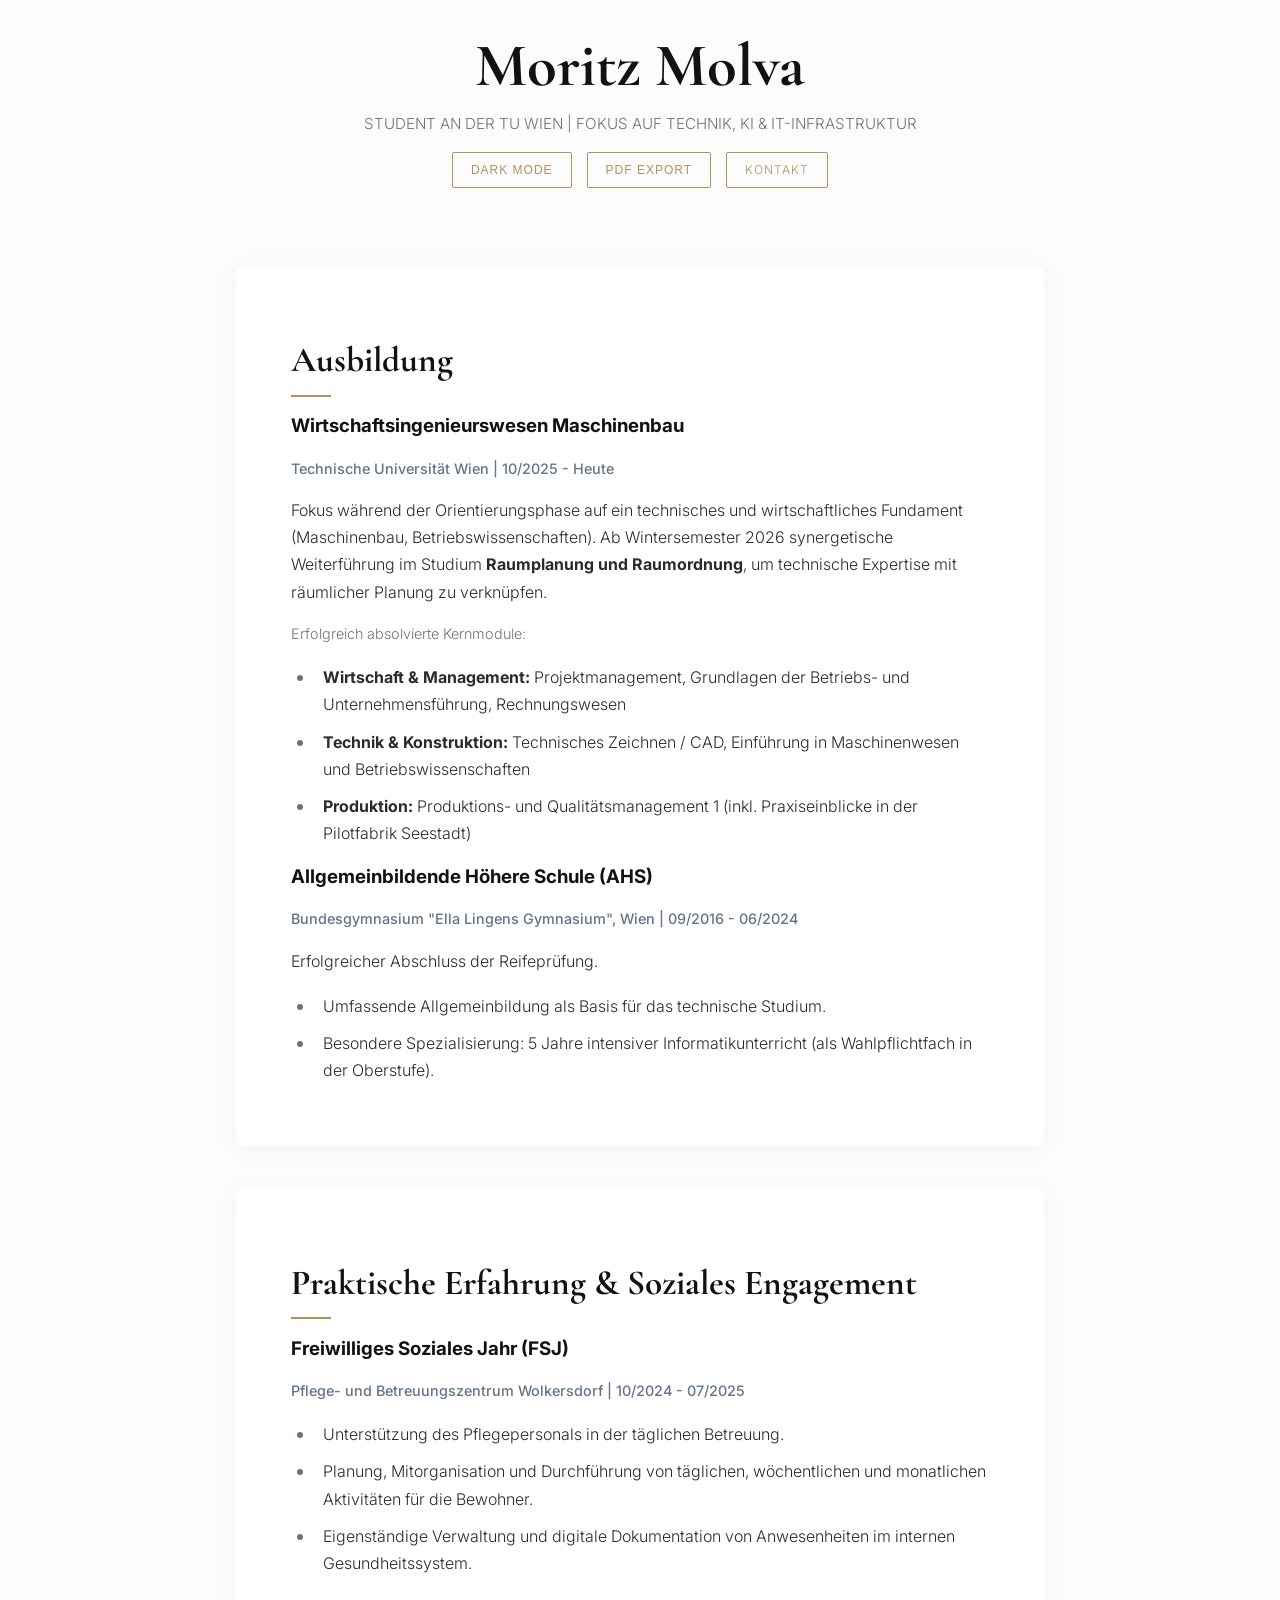
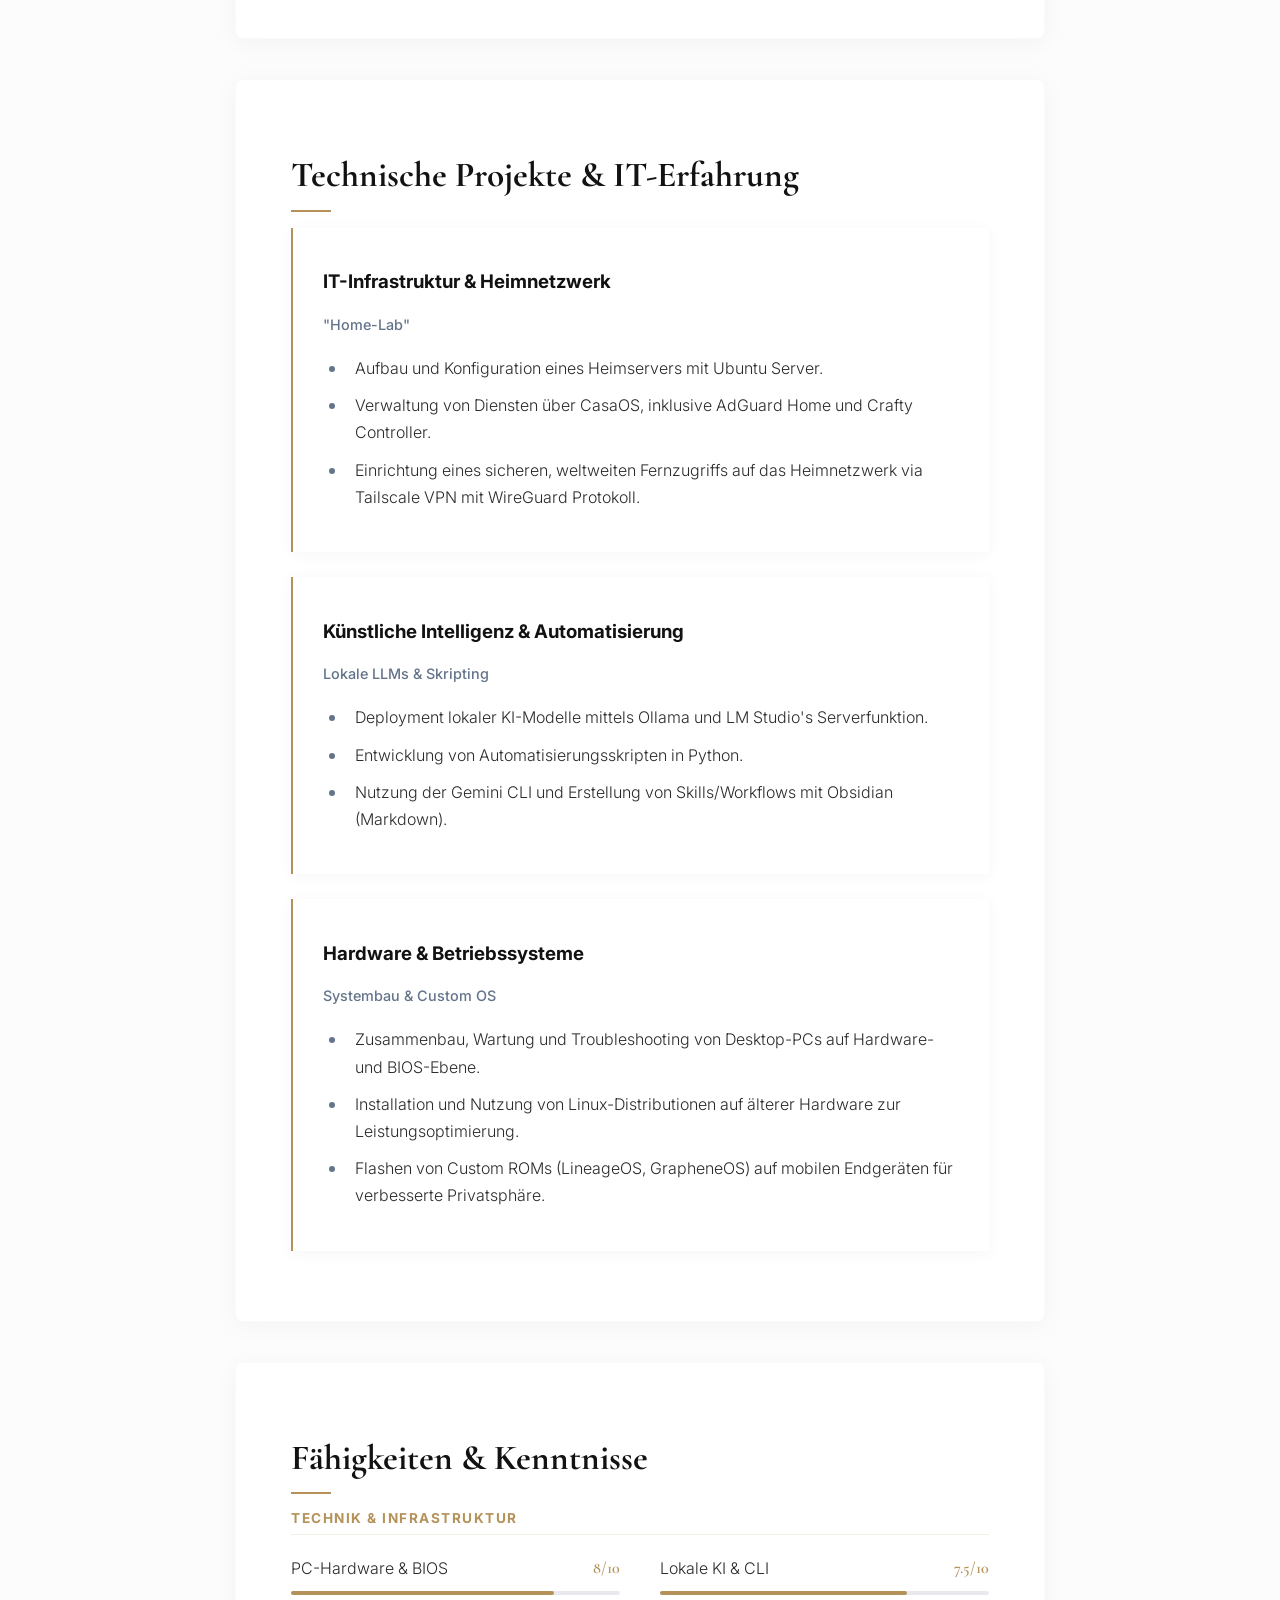
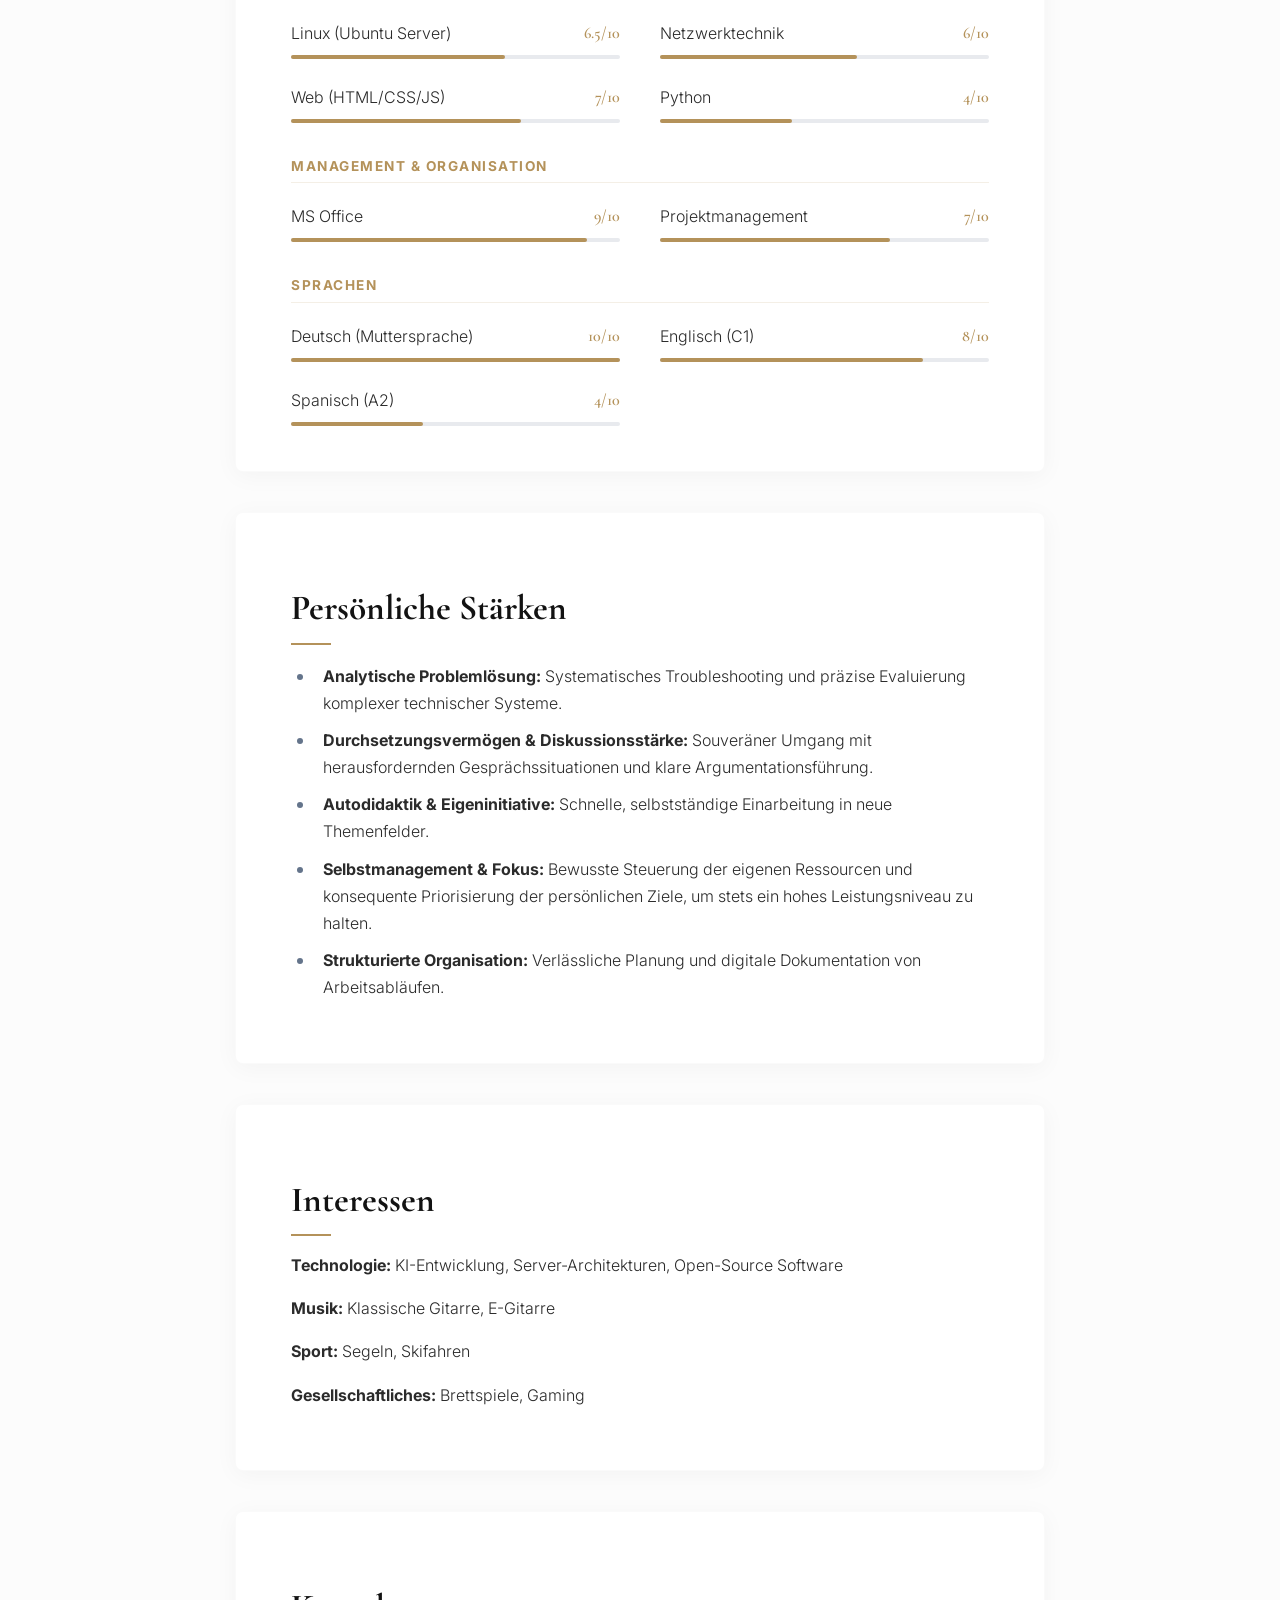
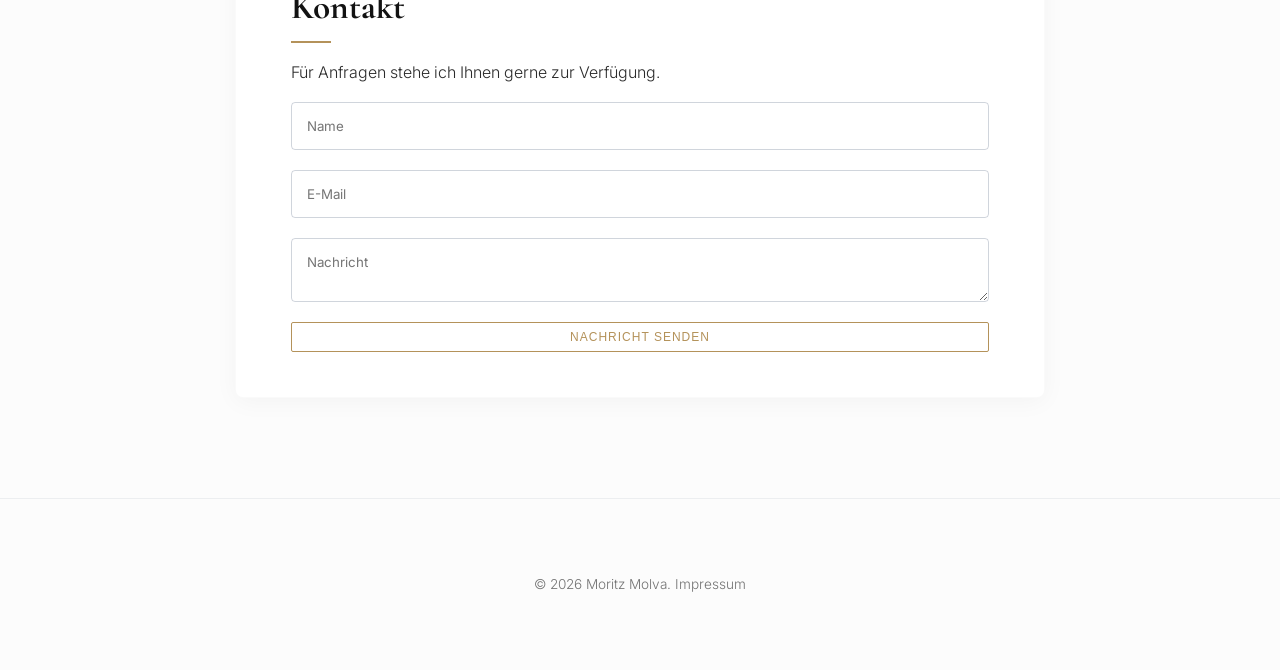
<file: index.html>
<!DOCTYPE html>
<html lang="de">
<head>
    <meta charset="UTF-8">
    <meta name="viewport" content="width=device-width, initial-scale=1.0">
    <title>Lebenslauf | Moritz Molva</title>
    <meta name="description" content="Digitaler Lebenslauf von Moritz Molva - Student an der TU Wien mit Fokus auf Technik, KI & IT-Infrastruktur.">
    
    <!-- Open Graph / Social Media -->
    <meta property="og:type" content="website">
    <meta property="og:title" content="Moritz Molva | Technischer Lebenslauf">
    <meta property="og:description" content="Student an der TU Wien | Fokus auf Technik, KI & IT-Infrastruktur.">
    
    <!-- JSON-LD Structured Data -->
    <script type="application/ld+json">
    {
      "@context": "https://schema.org",
      "@type": "Person",
      "name": "Moritz Molva",
      "jobTitle": "Student",
      "affiliation": "Technische Universität Wien",
      "description": "Fokus auf Technik, KI & IT-Infrastruktur",
      "url": "https://github.com/moritz-molva"
    }
    </script>

    <!-- Neue edle Google Fonts laden -->
    <link href="https://fonts.googleapis.com/css2?family=Cormorant+Garamond:wght@500;600;700&family=Inter:wght@300;400;500&display=swap" rel="stylesheet">
    <link rel="stylesheet" href="style.css">
</head>
<body>

    <header id="main-header" role="banner">
    <div class="header-content">
        <h1>Moritz Molva</h1>
        <p class="subtitle">STUDENT AN DER TU WIEN | FOKUS AUF TECHNIK, KI & IT-INFRASTRUKTUR</p>
    </div>
    
    <div class="theme-control">
        <button id="theme-toggle" aria-label="Farbschema umschalten">Dark Mode</button>
        <button id="pdf-export" class="nav-button">PDF Export</button>
        <a href="#kontakt" class="nav-button">Kontakt</a>
    </div>
</header>

    <main class="container">
        
        <section id="ausbildung">
            <h2>Ausbildung</h2>
            
            <div class="entry">
                <h3>Wirtschaftsingenieurswesen Maschinenbau</h3>
                <p class="meta">Technische Universität Wien | 10/2025 - Heute</p>
                <p>Fokus während der Orientierungsphase auf ein technisches und wirtschaftliches Fundament (Maschinenbau, Betriebswissenschaften). Ab Wintersemester 2026 synergetische Weiterführung im Studium <strong>Raumplanung und Raumordnung</strong>, um technische Expertise mit räumlicher Planung zu verknüpfen.</p>
                <p class="module-hint">Erfolgreich absolvierte Kernmodule:</p>
                <ul>
                    <li><strong>Wirtschaft & Management:</strong> Projektmanagement, Grundlagen der Betriebs- und Unternehmensführung, Rechnungswesen</li>
                    <li><strong>Technik & Konstruktion:</strong> Technisches Zeichnen / CAD, Einführung in Maschinenwesen und Betriebswissenschaften</li>
                    <li><strong>Produktion:</strong> Produktions- und Qualitätsmanagement 1 (inkl. Praxiseinblicke in der Pilotfabrik Seestadt)</li>
                </ul>
            </div>

            <div class="entry">
                <h3>Allgemeinbildende Höhere Schule (AHS)</h3>
                <p class="meta">Bundesgymnasium "Ella Lingens Gymnasium", Wien | 09/2016 - 06/2024</p>
                <p style="margin-bottom: 5px;">Erfolgreicher Abschluss der Reifeprüfung.</p>
                <ul>
                    <li>Umfassende Allgemeinbildung als Basis für das technische Studium.</li>
                    <li>Besondere Spezialisierung: 5 Jahre intensiver Informatikunterricht (als Wahlpflichtfach in der Oberstufe).</li>
                </ul>
            </div>
        </section>

        <section id="erfahrung">
            <h2>Praktische Erfahrung & Soziales Engagement</h2>
            
            <div class="entry">
                <h3>Freiwilliges Soziales Jahr (FSJ)</h3>
                <p class="meta">Pflege- und Betreuungszentrum Wolkersdorf | 10/2024 - 07/2025</p>
                <ul>
                    <li>Unterstützung des Pflegepersonals in der täglichen Betreuung.</li>
                    <li>Planung, Mitorganisation und Durchführung von täglichen, wöchentlichen und monatlichen Aktivitäten für die Bewohner.</li>
                    <li>Eigenständige Verwaltung und digitale Dokumentation von Anwesenheiten im internen Gesundheitssystem.</li>
                </ul>
            </div>
        </section>

        <section id="projekte">
            <h2>Technische Projekte & IT-Erfahrung</h2>
            
            <div class="entry project-box">
                <h3>IT-Infrastruktur & Heimnetzwerk</h3>
                <p class="meta">"Home-Lab"</p>
                <ul>
                    <li>Aufbau und Konfiguration eines Heimservers mit Ubuntu Server.</li>
                    <li>Verwaltung von Diensten über CasaOS, inklusive AdGuard Home und Crafty Controller.</li>
                    <li>Einrichtung eines sicheren, weltweiten Fernzugriffs auf das Heimnetzwerk via Tailscale VPN mit WireGuard Protokoll.</li>
                </ul>
            </div>

            <div class="entry project-box">
                <h3>Künstliche Intelligenz & Automatisierung</h3>
                <p class="meta">Lokale LLMs & Skripting</p>
                <ul>
                    <li>Deployment lokaler KI-Modelle mittels Ollama und LM Studio's Serverfunktion.</li>
                    <li>Entwicklung von Automatisierungsskripten in Python.</li>
                    <li>Nutzung der Gemini CLI und Erstellung von Skills/Workflows mit Obsidian (Markdown).</li>
                </ul>
            </div>

            <div class="entry project-box">
                <h3>Hardware & Betriebssysteme</h3>
                <p class="meta">Systembau & Custom OS</p>
                <ul>
                    <li>Zusammenbau, Wartung und Troubleshooting von Desktop-PCs auf Hardware- und BIOS-Ebene.</li>
                    <li>Installation und Nutzung von Linux-Distributionen auf älterer Hardware zur Leistungsoptimierung.</li>
                    <li>Flashen von Custom ROMs (LineageOS, GrapheneOS) auf mobilen Endgeräten für verbesserte Privatsphäre.</li>
                </ul>
            </div>
        </section>

        <section id="kenntnisse">
            <h2>Fähigkeiten & Kenntnisse</h2>
            
            <!-- Kategorie 1: Technik & IT -->
            <div class="skill-category">
                <h3>Technik & Infrastruktur</h3>
                <div class="skill-grid">
                    <div class="skill-item">
                        <div class="skill-info">
                            <span class="skill-name">PC-Hardware & BIOS</span>
                            <span class="skill-value">8/10</span>
                        </div>
                        <div class="skill-bar" role="progressbar" aria-valuenow="80" aria-valuemin="0" aria-valuemax="100" aria-label="Kenntnisse in PC-Hardware & BIOS: 8 von 10"><div class="skill-level" style="width: 80%;"></div></div>
                    </div>
                    <div class="skill-item">
                        <div class="skill-info">
                            <span class="skill-name">Lokale KI & CLI</span>
                            <span class="skill-value">7.5/10</span>
                        </div>
                        <div class="skill-bar" role="progressbar" aria-valuenow="75" aria-valuemin="0" aria-valuemax="100" aria-label="Kenntnisse in Lokale KI & CLI: 7.5 von 10"><div class="skill-level" style="width: 75%;"></div></div>
                    </div>
                    <div class="skill-item">
                        <div class="skill-info">
                            <span class="skill-name">Linux (Ubuntu Server)</span>
                            <span class="skill-value">6.5/10</span>
                        </div>
                        <div class="skill-bar" role="progressbar" aria-valuenow="65" aria-valuemin="0" aria-valuemax="100" aria-label="Kenntnisse in Linux (Ubuntu Server): 6.5 von 10"><div class="skill-level" style="width: 65%;"></div></div>
                    </div>
                    <div class="skill-item">
                        <div class="skill-info">
                            <span class="skill-name">Netzwerktechnik</span>
                            <span class="skill-value">6/10</span>
                        </div>
                        <div class="skill-bar" role="progressbar" aria-valuenow="60" aria-valuemin="0" aria-valuemax="100" aria-label="Kenntnisse in Netzwerktechnik: 6 von 10"><div class="skill-level" style="width: 60%;"></div></div>
                    </div>
                    <div class="skill-item">
                        <div class="skill-info">
                            <span class="skill-name">Web (HTML/CSS/JS)</span>
                            <span class="skill-value">7/10</span>
                        </div>
                        <div class="skill-bar" role="progressbar" aria-valuenow="70" aria-valuemin="0" aria-valuemax="100" aria-label="Kenntnisse in Web (HTML/CSS/JS): 7 von 10"><div class="skill-level" style="width: 70%;"></div></div>
                    </div>
                    <div class="skill-item">
                        <div class="skill-info">
                            <span class="skill-name">Python</span>
                            <span class="skill-value">4/10</span>
                        </div>
                        <div class="skill-bar" role="progressbar" aria-valuenow="40" aria-valuemin="0" aria-valuemax="100" aria-label="Kenntnisse in Python: 4 von 10"><div class="skill-level" style="width: 40%;"></div></div>
                    </div>
                </div>
            </div>

            <!-- Kategorie 2: Organisation -->
            <div class="skill-category">
                <h3>Management & Organisation</h3>
                <div class="skill-grid">
                    <div class="skill-item">
                        <div class="skill-info">
                            <span class="skill-name">MS Office</span>
                            <span class="skill-value">9/10</span>
                        </div>
                        <div class="skill-bar" role="progressbar" aria-valuenow="90" aria-valuemin="0" aria-valuemax="100" aria-label="Kenntnisse in MS Office: 9 von 10"><div class="skill-level" style="width: 90%;"></div></div>
                    </div>
                    <div class="skill-item">
                        <div class="skill-info">
                            <span class="skill-name">Projektmanagement</span>
                            <span class="skill-value">7/10</span>
                        </div>
                        <div class="skill-bar" role="progressbar" aria-valuenow="70" aria-valuemin="0" aria-valuemax="100" aria-label="Kenntnisse in Projektmanagement: 7 von 10"><div class="skill-level" style="width: 70%;"></div></div>
                    </div>
                </div>
            </div>

            <!-- Kategorie 3: Sprachen -->
            <div class="skill-category no-margin-bottom">
                <h3>Sprachen</h3>
                <div class="skill-grid">
                    <div class="skill-item">
                        <div class="skill-info">
                            <span class="skill-name">Deutsch (Muttersprache)</span>
                            <span class="skill-value">10/10</span>
                        </div>
                        <div class="skill-bar" role="progressbar" aria-valuenow="100" aria-valuemin="0" aria-valuemax="100" aria-label="Kenntnisse in Deutsch: 10 von 10"><div class="skill-level" style="width: 100%;"></div></div>
                    </div>
                    <div class="skill-item">
                        <div class="skill-info">
                            <span class="skill-name">Englisch (C1)</span>
                            <span class="skill-value">8/10</span>
                        </div>
                        <div class="skill-bar" role="progressbar" aria-valuenow="80" aria-valuemin="0" aria-valuemax="100" aria-label="Kenntnisse in Englisch: 8 von 10"><div class="skill-level" style="width: 80%;"></div></div>
                    </div>
                    <div class="skill-item">
                        <div class="skill-info">
                            <span class="skill-name">Spanisch (A2)</span>
                            <span class="skill-value">4/10</span>
                        </div>
                        <div class="skill-bar" role="progressbar" aria-valuenow="40" aria-valuemin="0" aria-valuemax="100" aria-label="Kenntnisse in Spanisch: 4 von 10"><div class="skill-level" style="width: 40%;"></div></div>
                    </div>
                </div>
            </div>
        </section>

        <div class="print-sidebar">
            <section id="soft-skills">
                <h2>Persönliche Stärken</h2>
                <div class="entry">
                    <ul>
                        <li><strong>Analytische Problemlösung:</strong> Systematisches Troubleshooting und präzise Evaluierung komplexer technischer Systeme.</li>
                        <li><strong>Durchsetzungsvermögen & Diskussionsstärke:</strong> Souveräner Umgang mit herausfordernden Gesprächssituationen und klare Argumentationsführung.</li>
                        <li><strong>Autodidaktik & Eigeninitiative:</strong> Schnelle, selbstständige Einarbeitung in neue Themenfelder.</li>
                        <li><strong>Selbstmanagement & Fokus:</strong> Bewusste Steuerung der eigenen Ressourcen und konsequente Priorisierung der persönlichen Ziele, um stets ein hohes Leistungsniveau zu halten.</li>
                        <li><strong>Strukturierte Organisation:</strong> Verlässliche Planung und digitale Dokumentation von Arbeitsabläufen.</li>
                    </ul>
                </div>
            </section>

            <section id="interessen">
                <h2>Interessen</h2>
                <p><strong>Technologie:</strong> KI-Entwicklung, Server-Architekturen, Open-Source Software</p>
                <p><strong>Musik:</strong> Klassische Gitarre, E-Gitarre</p>
                <p><strong>Sport:</strong> Segeln, Skifahren</p>
                <p><strong>Gesellschaftliches:</strong> Brettspiele, Gaming</p>
            </section>
        </div>

        <section id="kontakt">
            <h2 id="kontakt-title">Kontakt</h2>
            <p>Für Anfragen stehe ich Ihnen gerne zur Verfügung.</p>
            
            <form id="contact-form" action="https://formspree.io/f/mbdedyww" method="POST" class="contact-form" aria-labelledby="kontakt-title">
                <div class="form-group">
                    <label for="name" class="sr-only">Ihr Name</label>
                    <input type="text" id="name" name="name" placeholder="Name" required aria-required="true">
                </div>
                
                <div class="form-group">
                    <label for="email" class="sr-only">Ihre E-Mail-Adresse</label>
                    <input type="email" id="email" name="email" placeholder="E-Mail" required aria-required="true">
                </div>
                
                <div class="form-group">
                    <label for="message" class="sr-only">Ihre Nachricht</label>
                    <textarea id="message" name="message" placeholder="Nachricht" required aria-required="true"></textarea>
                </div>
                
                <button type="submit" class="nav-button" style="width: 100%;">Nachricht senden</button>
                <div id="form-status" class="form-status" aria-live="polite"></div>
            </form>
        </section>

    </main>

    <footer>
        <p>&copy; 2026 Moritz Molva. <a href="impressum.html" class="footer-link">Impressum</a></p>
    </footer>

    <script src="script.js"></script>
</body>
</html>
</file>
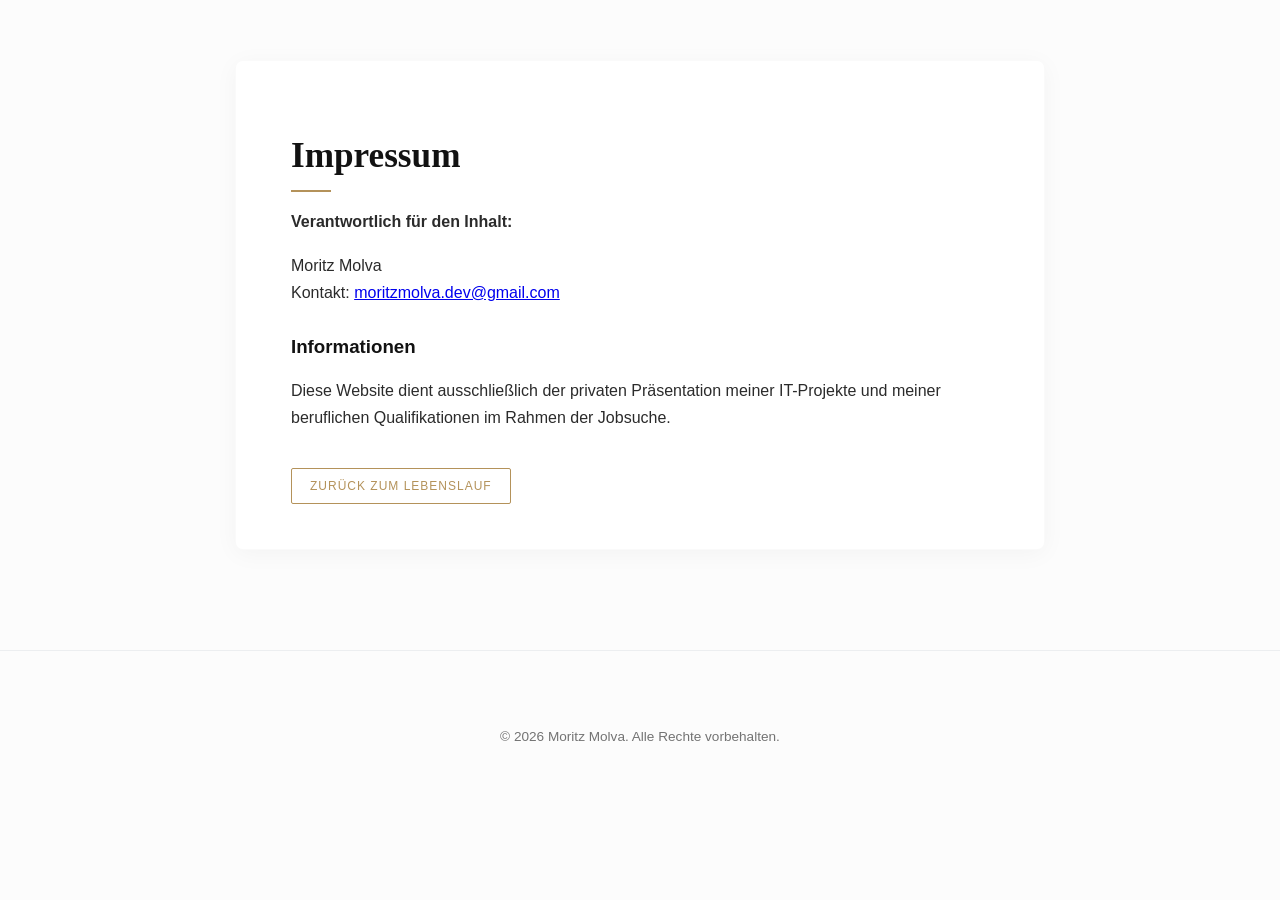
<file: impressum.html>
<!DOCTYPE html>
<html lang="de">
<head>
    <meta charset="UTF-8">
    <meta name="viewport" content="width=device-width, initial-scale=1.0">
    <title>Impressum | Moritz Molva</title>
    <link rel="stylesheet" href="style.css">
</head>
<body>
    <main class="container">
        <section aria-labelledby="impressum-heading">
            <h2 id="impressum-heading">Impressum</h2>
            <p><strong>Verantwortlich für den Inhalt:</strong></p>
            <address style="font-style: normal; margin-bottom: 20px;">
                Moritz Molva<br>
                Kontakt: <a href="mailto:moritzmolva.dev@gmail.com">moritzmolva.dev@gmail.com</a>
            </address>
            
            <h3 class="impressum-info-title">Informationen</h3>
            <p>Diese Website dient ausschließlich der privaten Präsentation meiner IT-Projekte und meiner beruflichen Qualifikationen im Rahmen der Jobsuche.</p>
            
            <a href="index.html" class="nav-button impressum-back-link">Zurück zum Lebenslauf</a>
        </section>
    </main>

    <footer>
        <p>&copy; 2026 Moritz Molva. Alle Rechte vorbehalten.</p>
    </footer>
</body>
</html>
</file>
<file: style.css>
/* 
   ==========================================================================
   PROJEKT: Portfolio Moritz Molva
   STRUKTUR: Modernes Refactoring (Point 1 Compliance)
   ========================================================================== */

:root {
    /* Colors - Light Mode */
    --bg-color: #fcfcfc;
    --surface-color: #ffffff;
    --text-main: #2b2b2b;
    --text-muted: #737373;
    --accent-color: #b4925a;
    --accent-secondary: #64748b; /* Edles Slate Blue für mehr Tiefe */
    --dark: #121212;
    --shadow-subtle: rgba(0, 0, 0, 0.04);
    --shadow-medium: rgba(0, 0, 0, 0.07);
    
    /* Layout */
    --container-width: 850px;
    --border-radius: 8px;
    --transition-speed: 0.3s;
    --header-transition: 0.4s cubic-bezier(0.4, 0, 0.2, 1);
}

[data-theme='dark'],
.dark-mode {
    --bg-color: #121212;
    --surface-color: #1e1e1e;
    --text-main: #e0e0e0;
    --text-muted: #a0a0a0;
    --accent-color: #d4af37;
    --accent-secondary: #94a3b8;
    --dark: #ffffff;
    --shadow-subtle: rgba(0, 0, 0, 0.2);
    --shadow-medium: rgba(0, 0, 0, 0.3);
}

/* Base Styles */
html {
    scroll-behavior: smooth;
    box-sizing: border-box;
}

*, *::before, *::after {
    box-sizing: inherit;
}

body {
    font-family: 'Inter', -apple-system, BlinkMacSystemFont, sans-serif;
    font-weight: 300;
    line-height: 1.7;
    margin: 0;
    padding: 0;
    background-color: var(--bg-color);
    color: var(--text-main);
    transition: background-color var(--transition-speed), color var(--transition-speed);
    overflow-x: hidden;
    -webkit-font-smoothing: antialiased;
}

/* Typography Refresh */
h1, h2, h3 {
    color: var(--dark);
    line-height: 1.2;
}

.meta {
    color: var(--accent-secondary); 
    font-weight: 500;
    font-size: 0.9rem;
    margin-bottom: 10px;
}

ul {
    list-style-type: disc;
    padding-left: 1.5rem;
    margin-bottom: 1rem;
}

ul li {
    padding-left: 0.5rem;
    margin-bottom: 8px;
}

ul li::marker {
    color: var(--accent-secondary);
    font-size: 1.1em;
}

h1 { font-family: 'Cormorant Garamond', serif; }
h2 { font-family: 'Cormorant Garamond', serif; font-size: 2.2rem; margin-bottom: 1rem; position: relative; padding-bottom: 15px; }

h2::after {
    content: '';
    position: absolute;
    left: 0;
    bottom: 0;
    width: 40px;
    height: 2px;
    background-color: var(--accent-color);
}

/* Layout Components */
.container {
    max-width: var(--container-width);
    width: 100%;
    margin: 0 auto;
    padding: 20px;
    overflow-wrap: break-word;
}

section {
    background: var(--surface-color);
    margin: 40px 0;
    padding: 45px 55px;
    border-radius: var(--border-radius);
    box-shadow: 0 4px 25px var(--shadow-subtle);
    border: 1px solid rgba(0, 0, 0, 0.02);
}

/* Header Logic */
#main-header {
    position: sticky;
    top: 0;
    background-color: var(--bg-color);
    padding: 30px 40px 15px 40px;
    text-align: center;
    z-index: 1000;
    transition: padding var(--header-transition), background-color var(--transition-speed);
    border-bottom: 1px solid transparent;
    will-change: padding;
}

#main-header.scrolled {
    padding: 12px 40px;
    border-bottom: 1px solid rgba(180, 146, 90, 0.3);
    box-shadow: 0 4px 20px rgba(0, 0, 0, 0.05);
}

#main-header h1 {
    font-size: clamp(2rem, 8vw, 3.8rem); /* Fluid Typography */
    margin: 0;
    transition: font-size var(--header-transition);
}

#main-header.scrolled h1 {
    font-size: 2.2rem;
}

.subtitle {
    font-size: 0.95rem;
    text-transform: uppercase;
    color: var(--text-muted);
    margin: 8px 0 0 0;
    transition: opacity 0.3s, transform 0.3s, max-height 0.4s;
    max-height: 50px;
    overflow: hidden;
}

#main-header.scrolled .subtitle {
    opacity: 0;
    transform: translateY(-5px);
    max-height: 0;
    margin: 0;
}

/* UI Elements */
.theme-control {
    margin-top: 15px;
    display: flex;
    justify-content: center;
    gap: 15px;
}

.nav-button, #theme-toggle {
    background: transparent;
    border: 1px solid var(--accent-color);
    color: var(--accent-color);
    padding: 7px 18px;
    font-size: 0.75rem;
    text-transform: uppercase;
    letter-spacing: 1px;
    cursor: pointer;
    text-decoration: none;
    transition: all 0.3s ease;
    border-radius: 2px;
}

.nav-button:hover, #theme-toggle:hover {
    background: var(--accent-color);
    color: var(--surface-color);
    box-shadow: 0 4px 12px rgba(180, 146, 90, 0.2);
}

/* Project Boxes */
.project-box {
    border-left: 2px solid var(--accent-color);
    padding: 25px 30px;
    margin-bottom: 25px;
    background: var(--surface-color);
    box-shadow: 0 2px 15px var(--shadow-subtle);
    transition: transform 0.3s, box-shadow 0.3s;
}

.project-box:hover {
    transform: translateY(-3px);
    box-shadow: 0 8px 25px var(--shadow-medium);
}

/* Skills */
.skill-category { margin-bottom: 35px; }
.skill-category h3 {
    font-size: 0.85rem;
    color: var(--accent-color);
    text-transform: uppercase;
    letter-spacing: 1.5px;
    border-bottom: 1px solid rgba(180, 146, 90, 0.15);
    padding-bottom: 8px;
    margin-bottom: 20px;
}

/* Helper Classes */
.module-hint {
    margin-top: 15px;
    margin-bottom: 5px;
    font-size: 0.9rem;
    color: var(--text-muted);
}

.no-margin-bottom {
    margin-bottom: 0 !important;
}

.footer-link {
    color: var(--text-muted) !important;
    text-decoration: none;
}

.impressum-info-title {
    margin-top: 30px;
}

.impressum-back-link {
    margin-top: 20px;
    display: inline-block;
}

.skill-grid {
    display: grid;
    grid-template-columns: repeat(auto-fit, minmax(300px, 1fr));
    gap: 25px 40px;
}

.skill-info { display: flex; justify-content: space-between; margin-bottom: 8px; }
.skill-value { color: var(--accent-color); font-family: 'Cormorant Garamond', serif; font-weight: 600; }
.skill-bar { height: 4px; background: rgba(100, 116, 139, 0.15); border-radius: 2px; }
.skill-level { height: 100%; background: var(--accent-color); border-radius: 2px; }

/* Footer */
footer {
    text-align: center;
    padding: 60px 20px;
    color: var(--text-muted);
    font-size: 0.85rem;
    border-top: 1px solid rgba(100, 116, 139, 0.1);
    margin-top: 40px;
}

footer a {
    transition: color 0.3s;
}

footer a:hover {
    color: var(--accent-color) !important;
}

/* Accessibility & Focus States */
.sr-only {
    position: absolute;
    width: 1px;
    height: 1px;
    padding: 0;
    margin: -1px;
    overflow: hidden;
    clip: rect(0, 0, 0, 0);
    white-space: nowrap;
    border: 0;
}

:focus-visible { 
    outline: 2px solid var(--accent-color); 
    outline-offset: 4px; 
}

/* Contact Form Styling Update */
.form-group {
    width: 100%;
    margin-bottom: 5px; /* Minimaler Abstand zwischen den Feldern */
}

.contact-form { 
    display: flex; 
    flex-direction: column; 
    gap: 15px; 
    max-width: 100%; 
    margin: 0;
}

.contact-form input, 
.contact-form textarea {
    width: 100%;
    padding: 15px;
    border: 1px solid rgba(100, 116, 139, 0.3);
    background: transparent;
    color: var(--text-main);
    font-family: inherit;
    transition: all 0.3s;
    border-radius: 4px;
    display: block; /* Verhindert Inline-Lücken */
}

.contact-form input:focus, 
.contact-form textarea:focus {
    outline: none;
    border-color: var(--accent-color);
    background: rgba(180, 146, 90, 0.03);
}

@media print {
    /* RESET & VISIBILITY & COLOR OVERRIDE */
    * { 
        -webkit-print-color-adjust: exact !important; 
        print-color-adjust: exact !important; 
    }

    /* Browser Header/Footer (URL, Seitenzahl) komplett unterdrücken */
    @page {
        margin: 0 !important;
    }

    /* WICHTIG: Farben gezielt für den Druck reaktivieren */
    :root, [data-theme='dark'], .dark-mode {
        --bg-color: #ffffff !important;
        --surface-color: #ffffff !important;
        --text-main: #2b2b2b !important;
        --text-muted: #666666 !important;
        --accent-color: #b4925a !important; /* Gold Akzent */
        --accent-secondary: #64748b !important; /* Slate Blue */
        --dark: #000000 !important;
    }
    
    body { 
        background: white !important; 
        color: var(--text-main) !important; 
        font-size: 10pt; 
        line-height: 1.45;
        margin: 0 !important;
        padding: 2cm 1.5cm !important; /* Mehr Platz für ein luftigeres Layout */
    }

    /* WICHTIG: Alle Scroll-Reveal Elemente sofort einblenden */
    .reveal {
        opacity: 1 !important;
        transform: none !important;
    }

    /* UI-ELEMENTE ENTFERNEN */
    .theme-control, footer, #kontakt, #pdf-export, .nav-button, #contact-form { 
        display: none !important; 
    }

    /* KLASSISCHER LEBENSLAUF-HEADER */
    #main-header { 
        position: static; 
        padding: 0 0 8px 0; 
        border-bottom: 2px solid var(--accent-color) !important;
        margin-bottom: 25px; /* Mehr Platz nach dem Namen */
        text-align: left;
        display: flex;
        flex-direction: column;
        align-items: flex-start;
    }
    
    #main-header h1 { 
        font-size: 22pt !important; 
        color: var(--dark) !important;
        margin: 0;
    }

    #main-header .subtitle {
        opacity: 1 !important;
        max-height: none !important;
        margin-top: 2px !important;
        font-size: 8.5pt !important;
        color: var(--text-muted) !important;
        font-weight: 600;
    }

    /* Kontakt-Info oben einfügen (Simuliert) */
    #main-header::after {
        content: 'E-Mail: moritzmolva.dev@gmail.com | Wien, Österreich';
        display: block;
        margin-top: 3px;
        font-size: 8.5pt;
        color: var(--text-muted);
    }

    /* ZWEI-SPALTEN LAYOUT FÜR DEN UNTEREN BEREICH */
    .container { 
        max-width: 100%; 
        padding: 0; 
        margin: 0;
    }

    /* Fähigkeiten, Stärken und Interessen kompakter gruppieren */
    #kenntnisse, #soft-skills, #interessen {
        page-break-inside: avoid;
    }

    /* Wir nutzen CSS Grid für den unteren Teil im Druck */
    @supports (display: grid) {
        main.container {
            display: grid;
            grid-template-columns: 1fr 1fr;
            gap: 0 40px;
        }

        #ausbildung, #erfahrung, #projekte {
            grid-column: 1 / -1; 
        }

        #kenntnisse {
            grid-column: 1 / 2; 
        }

        .print-sidebar {
            grid-column: 2 / 3; 
            display: flex;
            flex-direction: column;
        }

        #soft-skills, #interessen {
            width: 100%;
        }
    }

    /* SEKTIONEN ALS KLASSISCHE BLÖCKE */
    section { 
        background: transparent !important;
        box-shadow: none !important; 
        border: none !important; 
        padding: 0 !important;
        margin: 0 0 20px 0 !important; /* Mehr Atemraum zwischen den Blöcken */
    }
    
    h2 { 
        font-size: 12pt !important; 
        color: var(--dark) !important;
        border-bottom: 1.5px solid var(--accent-color) !important; 
        margin: 0 0 10px 0 !important;
        padding-bottom: 3px !important;
        text-transform: uppercase;
        letter-spacing: 1px;
    }

    h2::after { display: none; }

    h3 { 
        font-size: 10pt !important; 
        margin: 6px 0 1px 0 !important;
        color: var(--dark) !important;
    }

    .meta { 
        color: var(--accent-secondary) !important; 
        font-size: 8pt !important; 
        font-style: italic;
        margin-bottom: 2px;
    }

    p, li { 
        margin-bottom: 1px !important; 
        font-size: 8.5pt !important;
        color: var(--text-main) !important;
    }

    ul {
        list-style-type: disc !important;
        padding-left: 1.2rem !important;
    }

    ul li {
        padding-left: 0.3rem !important;
        margin-bottom: 2px !important;
    }

    ul li::marker {
        color: var(--accent-secondary) !important;
    }

    /* SKILLS IN DER SEITENSPALTE */
    .skill-grid {
        grid-template-columns: 1fr; 
        gap: 4px;
    }

    .skill-category {
        margin-bottom: 6px;
    }

    .skill-category h3 {
        margin-bottom: 2px !important;
        font-size: 8.5pt !important;
        color: var(--accent-color) !important;
    }

    .skill-bar { 
        height: 5px !important; 
        background: #eee !important; 
        border-radius: 3px !important;
    }

    .skill-level { 
        height: 5px !important;
        background: var(--accent-color) !important; 
        border-radius: 3px !important;
    }

    /* PROJEKTE KOMPAKTER */
    .project-box {
        border-left: 1.5px solid var(--accent-color) !important;
        padding: 0 0 0 12px !important;
        margin-bottom: 6px !important;
    }
}

/* Form Status Messages */
.form-status {
    margin-top: 15px;
    padding: 10px;
    border-radius: 4px;
    font-size: 0.85rem;
    display: none;
    text-align: center;
}

.form-status.success {
    display: block;
    background-color: rgba(46, 204, 113, 0.1);
    color: #27ae60;
    border: 1px solid #2ecc71;
}

.form-status.error {
    display: block;
    background-color: rgba(231, 76, 60, 0.1);
    color: #c0392b;
    border: 1px solid #e74c3c;
}

/* Scroll Reveal Base */
.reveal {
    opacity: 0;
    transform: translateY(20px);
    transition: opacity 0.6s ease-out, transform 0.6s ease-out;
}

.reveal.active {
    opacity: 1;
    transform: translateY(0);
}

/* Responsive Consolidation */
@media (max-width: 768px) {
    section { padding: 30px 25px; margin: 30px 0; }
    .skill-grid { grid-template-columns: 1fr; gap: 15px; }
    #main-header.scrolled h1 { font-size: 1.5rem !important; }
    #main-header { padding: 20px 20px 10px 20px; }
}

@media (max-width: 480px) {
    body { line-height: 1.5; } 
    section { padding: 25px 15px; margin: 20px 0; }
    #main-header h1 { font-size: 1.8rem; }
    h2 { font-size: 1.8rem; }
    .project-box { padding: 20px; }
}
</file>
